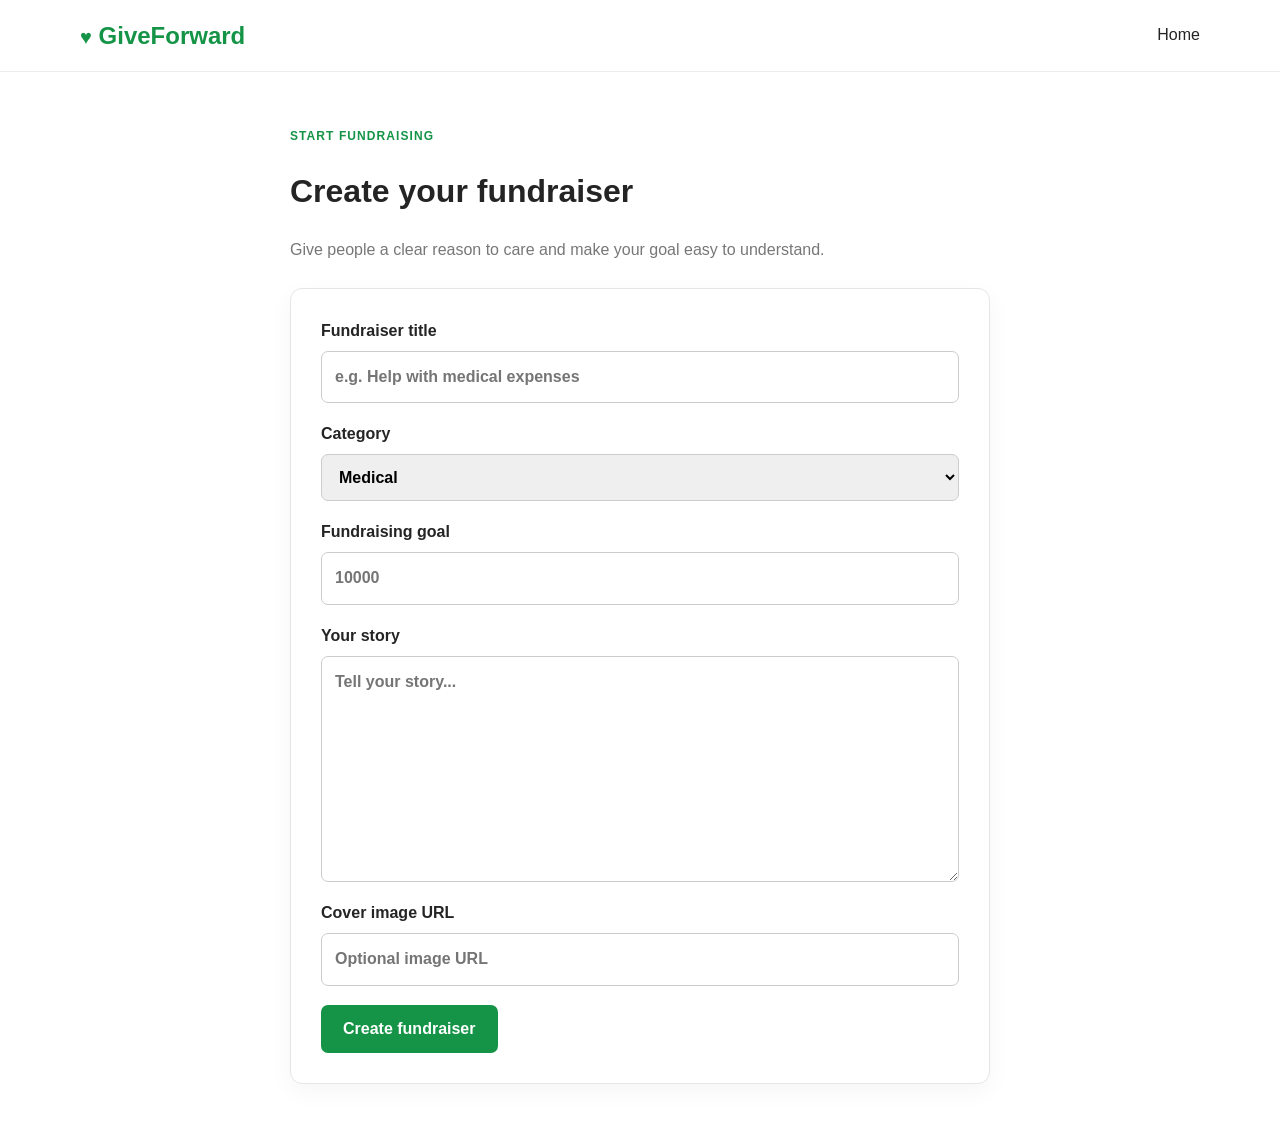
<file: create.html>
<!DOCTYPE html>
<html lang="en"><head><meta charset="UTF-8"><meta name="viewport" content="width=device-width,initial-scale=1"><title>Start a fundraiser — GiveForward</title><link rel="stylesheet" href="style.css"></head>
<body><header><div class="container nav"><a href="index.html" class="brand"><span>♥</span> GiveForward</a><nav><a href="index.html">Home</a></nav></div></header>
<main class="create"><div class="container narrow"><div class="kicker">Start fundraising</div><h1>Create your fundraiser</h1><p class="muted-text">Give people a clear reason to care and make your goal easy to understand.</p>
<form id="form" class="form-card">
<label>Fundraiser title<input name="title" required placeholder="e.g. Help with medical expenses"></label>
<label>Category<select name="category"><option>Medical</option><option>Education</option><option>Emergency</option><option>Community</option><option>Other</option></select></label>
<label>Fundraising goal<input name="goal" type="number" min="1" required placeholder="10000"></label>
<label>Your story<textarea name="story" rows="8" required placeholder="Tell your story..."></textarea></label>
<label>Cover image URL <input name="image" placeholder="Optional image URL"></label>
<button class="btn large" type="submit">Create fundraiser</button>
</form></div></main>
<script src="app.js"></script></body></html>
</file>
<file: style.css>
*{box-sizing:border-box}html{scroll-behavior:smooth}body{margin:0;font-family:Inter,Arial,sans-serif;color:#242424;background:#fff;line-height:1.55}a{text-decoration:none;color:inherit}.container{width:min(1120px,92%);margin:auto}header{height:72px;border-bottom:1px solid #ececec;background:#fff;position:sticky;top:0;z-index:20}.nav{height:100%;display:flex;justify-content:space-between;align-items:center}.brand{font-size:24px;font-weight:800;color:#159447}.brand span{font-size:20px}.nav nav{display:flex;align-items:center;gap:26px}.btn{display:inline-block;background:#159447;color:#fff!important;border:0;border-radius:7px;padding:12px 19px;font-weight:750;cursor:pointer}.hero{background:#f5faf7;padding:78px 0 72px}.hero-inner{display:grid;grid-template-columns:1.05fr .95fr;gap:70px;align-items:center}.pill,.kicker{font-size:12px;font-weight:800;letter-spacing:.09em;text-transform:uppercase;color:#159447}.pill{display:inline-block;background:#e2f2e8;padding:7px 11px;border-radius:99px}.hero h1{font-size:53px;line-height:1.08;letter-spacing:-1.5px;margin:18px 0}.hero-copy>p:not(.pill){font-size:19px;color:#626262;max-width:590px}.actions{display:flex;gap:25px;align-items:center;margin-top:30px}.large{padding:15px 22px;font-size:16px}.link{color:#159447;font-weight:750}.trust{display:flex;gap:18px;flex-wrap:wrap;color:#666;font-size:13px;margin-top:27px}.hero-visual{position:relative}.hero-photo{height:410px;border-radius:16px;background:linear-gradient(135deg,#d9eee1,#b4d7c1);display:flex;align-items:center;justify-content:center;text-align:center;font-size:30px;font-weight:800;color:#27583c}.hero-photo small{display:block;font-size:17px;font-weight:500;margin-top:5px}.floating-card{position:absolute;background:#fff;left:-35px;bottom:28px;width:250px;padding:19px;border-radius:10px;box-shadow:0 12px 35px #0002}.floating-card b{font-size:25px;display:block}.floating-card span{font-size:13px;color:#777}.bar{height:8px;background:#e8e8e8;border-radius:99px;overflow:hidden;margin:12px 0}.bar i{display:block;height:100%;background:#159447;border-radius:99px}.section{padding:75px 0}.heading-row{display:flex;justify-content:space-between;align-items:end;gap:20px;margin-bottom:30px}.heading-row h2,.center h2{font-size:34px;margin:7px 0}.heading-row input{width:290px;padding:13px 15px;border:1px solid #ccc;border-radius:7px;font:inherit}.grid{display:grid;grid-template-columns:repeat(3,1fr);gap:24px}.card{border:1px solid #e6e6e6;border-radius:10px;overflow:hidden;background:#fff;transition:.2s}.card:hover{transform:translateY(-3px);box-shadow:0 10px 25px #0000000d}.thumb{height:190px;display:flex;align-items:center;justify-content:center;background:linear-gradient(135deg,#e3f2e8,#c8e4d1);font-weight:800;color:#3c674c}.card-body{padding:18px}.card h3{font-size:19px;line-height:1.3;margin:5px 0 12px}.card p{margin:7px 0}.muted-text{color:#777}.muted-bg{background:#f7faf8}.center{text-align:center}.steps{display:grid;grid-template-columns:repeat(3,1fr);gap:25px;margin-top:38px}.steps>div{background:#fff;border:1px solid #e5e5e5;border-radius:10px;padding:28px}.steps strong{font-size:13px;color:#159447}.steps h3{margin:10px 0 5px}.steps p{color:#777}.foot{padding:30px 0;display:flex;justify-content:space-between;color:#777}.foot b{color:#159447}.campaign-wrap,.create{padding:55px 0}.campaign-layout{display:grid;grid-template-columns:1.5fr .7fr;gap:42px}.campaign-image{height:390px;border-radius:14px;background:linear-gradient(135deg,#d9eee1,#b4d7c1);display:flex;align-items:center;justify-content:center;font-weight:800;font-size:25px;color:#27583c;margin-bottom:27px}.campaign-layout h1{font-size:43px;line-height:1.12;margin:8px 0 20px}.story{font-size:18px;white-space:pre-line}.donate-box{height:max-content;position:sticky;top:95px;border:1px solid #e3e3e3;border-radius:10px;padding:25px;background:#fff;box-shadow:0 8px 25px #0000000a}.raised b{font-size:26px}.raised span{color:#777}.full{width:100%;text-align:center;margin-top:15px;font-size:16px}.outline{padding:12px;border:1px solid #159447;border-radius:7px;background:#fff;color:#159447;font-weight:750;cursor:pointer}.note{border-top:1px solid #eee;margin-top:20px;padding-top:15px;font-size:12px;color:#777}.narrow{max-width:700px}.form-card{border:1px solid #e5e5e5;border-radius:12px;padding:30px;margin-top:25px;box-shadow:0 8px 25px #0000000a}.form-card label{display:block;font-weight:750;margin-bottom:19px}.form-card input,.form-card select,.form-card textarea{display:block;width:100%;margin-top:7px;border:1px solid #ccc;border-radius:7px;padding:13px;font:inherit}.form-card textarea{resize:vertical}.modal{display:none;position:fixed;inset:0;background:#0008;z-index:50;align-items:center;justify-content:center;padding:20px}.modal.open{display:flex}.modal-card{position:relative;background:#fff;border-radius:12px;padding:30px;width:min(430px,100%)}.close{position:absolute;right:15px;top:10px;border:0;background:none;font-size:28px;cursor:pointer}.amounts{display:grid;grid-template-columns:repeat(4,1fr);gap:8px}.amounts button{padding:11px;border:1px solid #ccc;background:#fff;border-radius:7px;cursor:pointer}.modal-card input{width:100%;padding:13px;border:1px solid #ccc;border-radius:7px;margin:12px 0;font:inherit}.tiny{font-size:11px;color:#888;text-align:center}@media(max-width:800px){.nav nav a:not(.btn){display:none}.hero{padding:48px 0}.hero-inner,.campaign-layout{grid-template-columns:1fr;gap:30px}.hero h1{font-size:40px}.hero-photo{height:320px}.floating-card{left:15px}.grid,.steps{grid-template-columns:1fr}.heading-row{display:block}.heading-row input{width:100%;margin-top:18px}.campaign-layout h1{font-size:34px}.donate-box{position:static}.foot{display:block}.foot span{display:block;margin-top:5px}}
</file>
